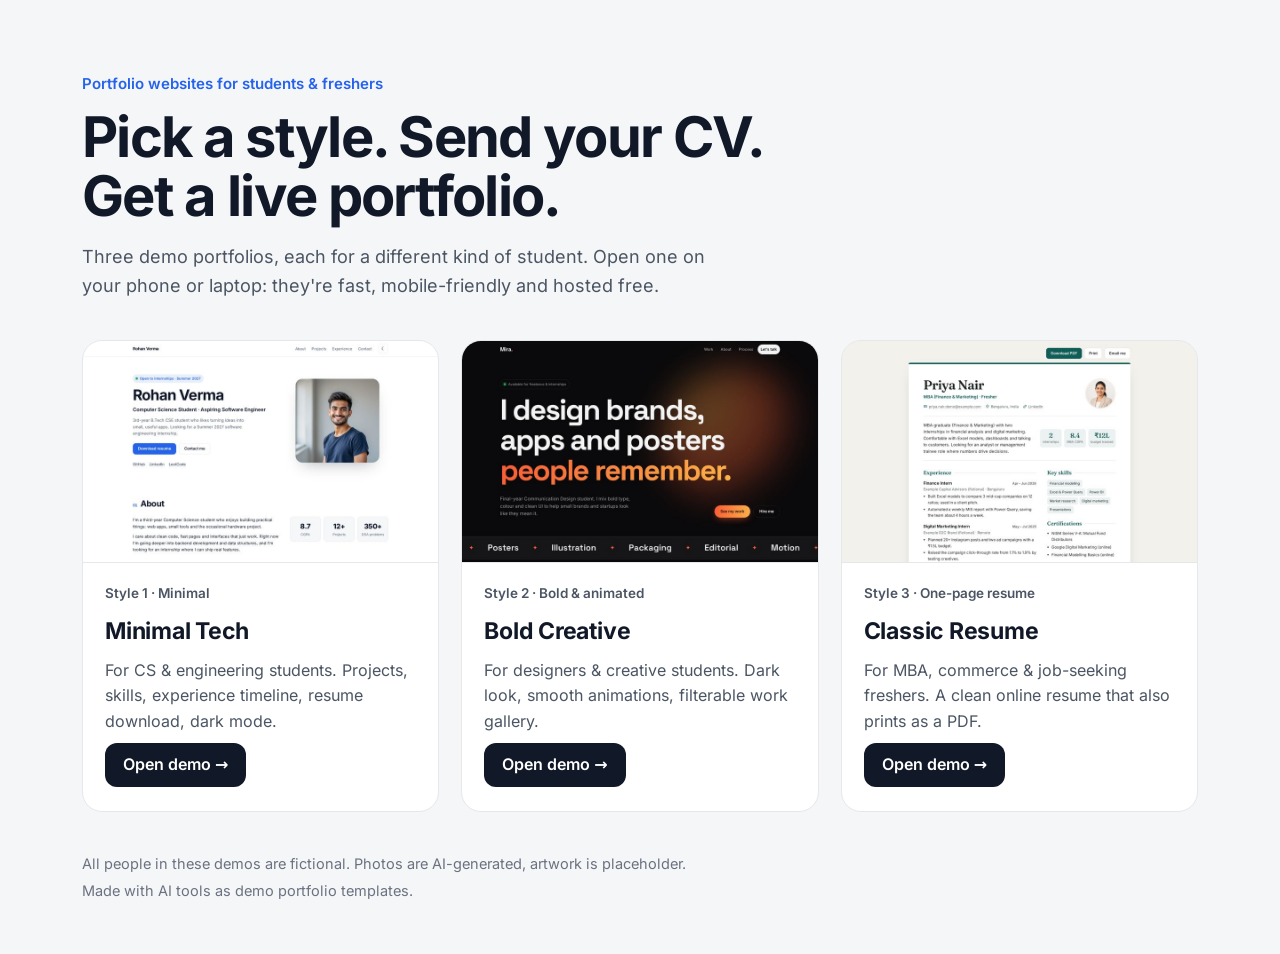
<file: index.html>
<!doctype html>
<html lang="en">
<head>
<meta charset="utf-8">
<meta name="viewport" content="width=device-width, initial-scale=1">
<title>Student Portfolio Website Demos · by Anurag</title>
<meta name="description" content="Three demo portfolio websites for students and freshers: minimal tech, bold creative and classic resume. Mobile-friendly, fast, free hosting.">
<meta property="og:title" content="Student Portfolio Website Demos">
<meta property="og:description" content="Three ready-made portfolio styles for students and freshers. Mobile-friendly, fast, free hosting.">
<meta property="og:image" content="og.png">
<meta name="theme-color" content="#111827">
<link rel="stylesheet" href="hub.css">
</head>
<body>
<header class="wrap top">
  <p class="eyebrow">Portfolio websites for students &amp; freshers</p>
  <h1>Pick a style. Send your CV.<br>Get a live portfolio.</h1>
  <p class="lead">Three demo portfolios, each for a different kind of student. Open one on your phone or laptop: they're fast, mobile-friendly and hosted free.</p>
</header>
<main class="wrap grid">
  <article class="card">
    <a href="minimal-tech/" class="shot"><img src="assets/thumb-minimal-tech.jpg" alt="Preview of the Minimal Tech portfolio demo" width="800" height="500"></a>
    <div class="body">
      <p class="tag">Style 1 · Minimal</p>
      <h2><a href="minimal-tech/">Minimal Tech</a></h2>
      <p>For CS &amp; engineering students. Projects, skills, experience timeline, resume download, dark mode.</p>
      <a class="btn" href="minimal-tech/">Open demo →</a>
    </div>
  </article>
  <article class="card">
    <a href="bold-creative/" class="shot"><img src="assets/thumb-bold-creative.jpg" alt="Preview of the Bold Creative portfolio demo" width="800" height="500"></a>
    <div class="body">
      <p class="tag">Style 2 · Bold &amp; animated</p>
      <h2><a href="bold-creative/">Bold Creative</a></h2>
      <p>For designers &amp; creative students. Dark look, smooth animations, filterable work gallery.</p>
      <a class="btn" href="bold-creative/">Open demo →</a>
    </div>
  </article>
  <article class="card">
    <a href="classic-resume/" class="shot"><img src="assets/thumb-classic-resume.jpg" alt="Preview of the Classic Resume portfolio demo" width="800" height="500"></a>
    <div class="body">
      <p class="tag">Style 3 · One-page resume</p>
      <h2><a href="classic-resume/">Classic Resume</a></h2>
      <p>For MBA, commerce &amp; job-seeking freshers. A clean online resume that also prints as a PDF.</p>
      <a class="btn" href="classic-resume/">Open demo →</a>
    </div>
  </article>
</main>
<footer class="wrap foot">
  <p>All people in these demos are fictional. Photos are AI-generated, artwork is placeholder.</p>
  <p>Made with AI tools as demo portfolio templates.</p>
</footer>
</body>
</html>
</file>
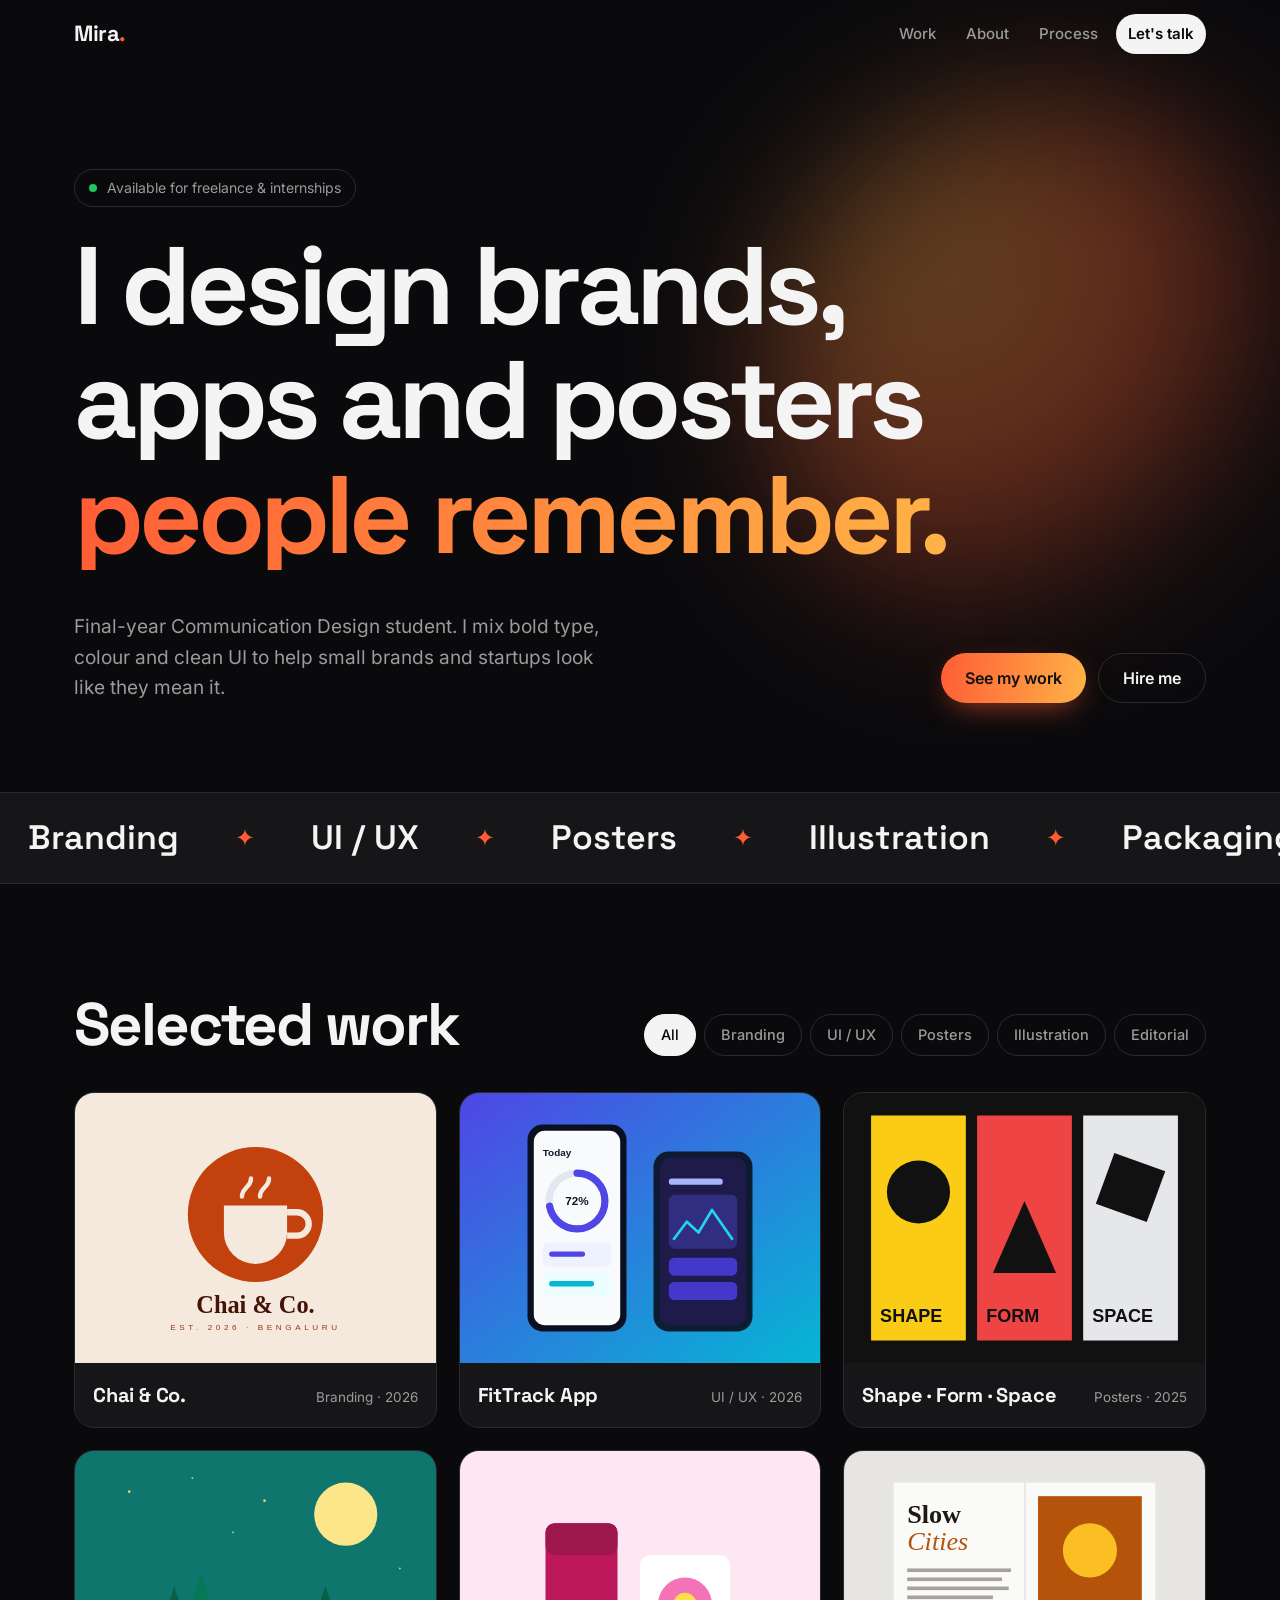
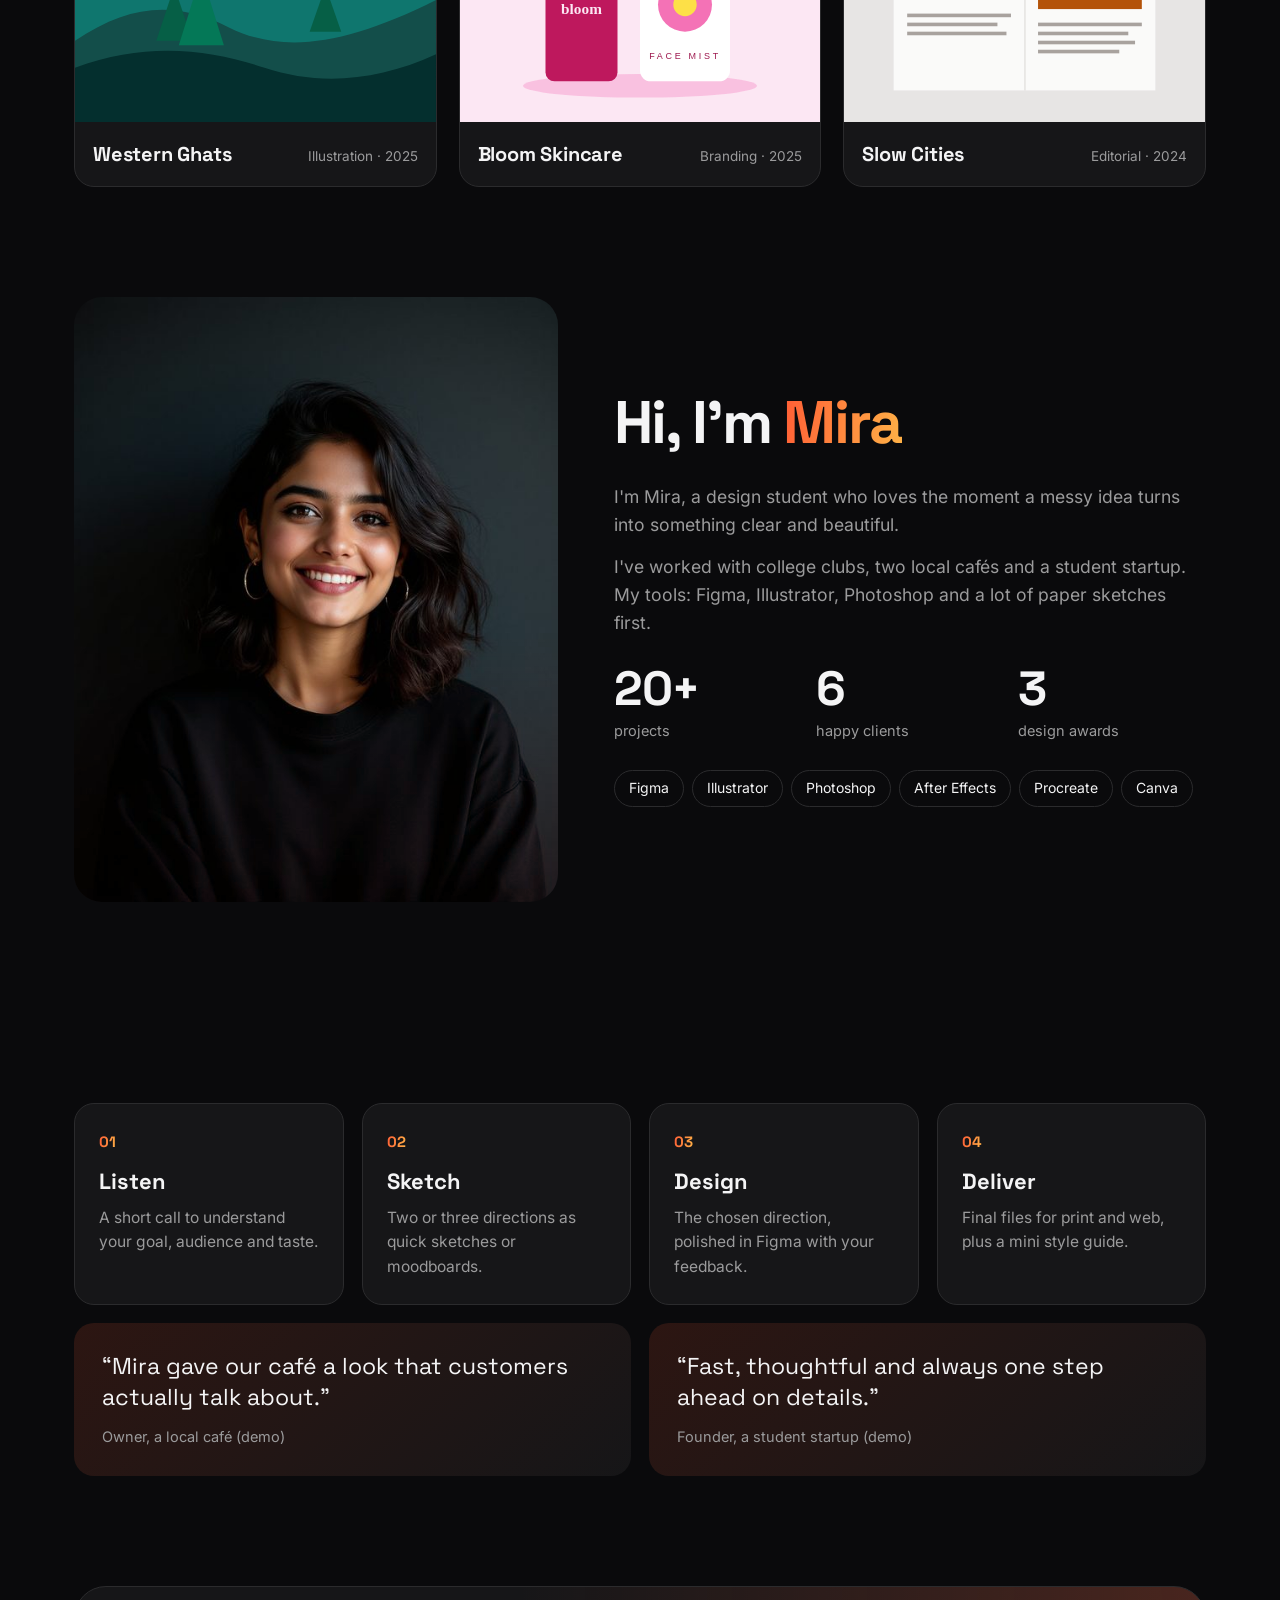
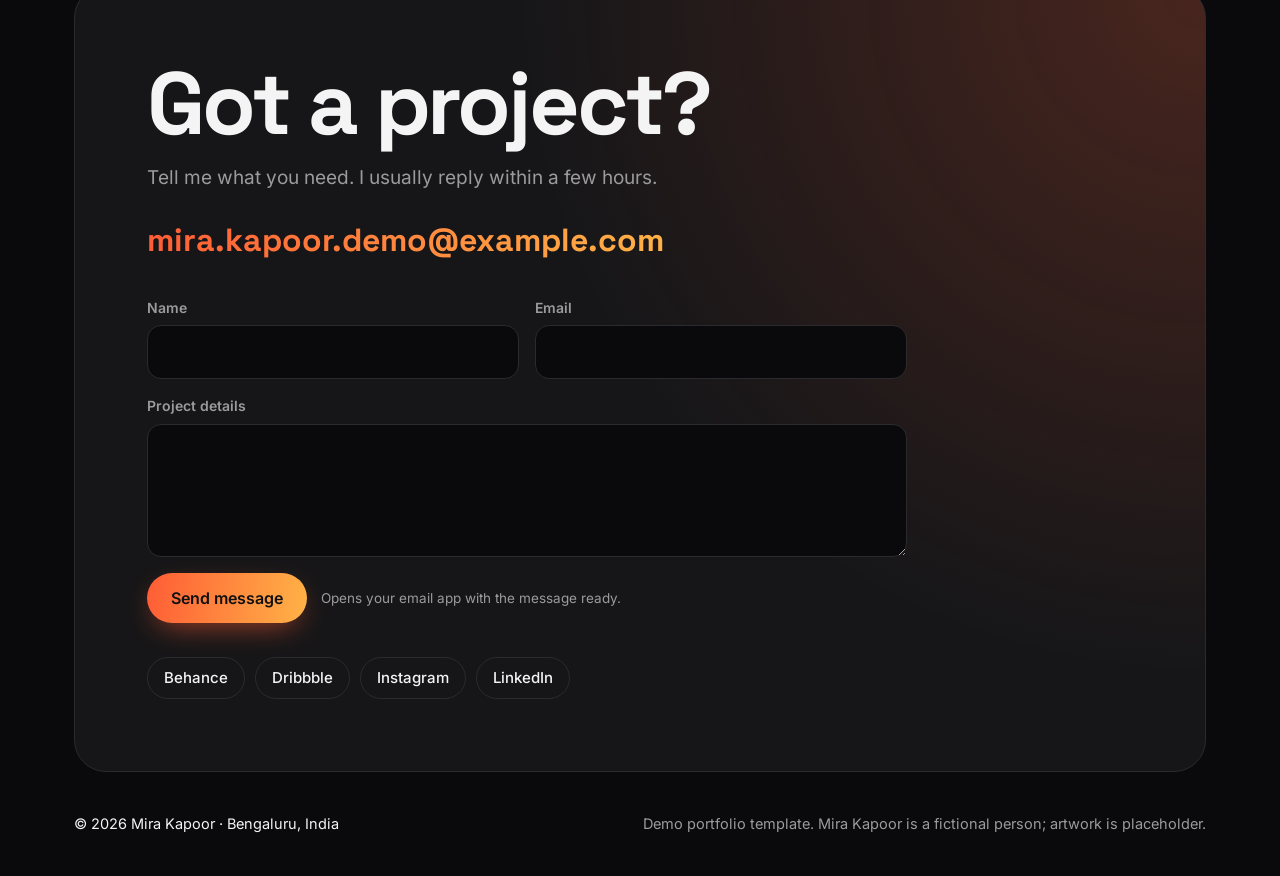
<file: bold-creative/index.html>
<!doctype html>
<html lang="en">
<head>
<meta charset="utf-8">
<meta name="viewport" content="width=device-width, initial-scale=1">
<title>Mira Kapoor · Visual &amp; UI Designer</title>
<meta name="description" content="Portfolio of Mira Kapoor, visual and UI designer: branding, apps, posters and illustration.">
<meta property="og:title" content="Mira Kapoor · Visual & UI Designer">
<meta property="og:description" content="Branding, apps, posters and illustration.">
<meta name="theme-color" content="#0a0a0c">
<link rel="preload" href="fonts/spacegrotesk.woff2" as="font" type="font/woff2" crossorigin>
<link rel="stylesheet" href="style.css">
</head>
<body>
<a class="skip" href="#main">Skip to content</a>
<header class="nav" id="top">
  <div class="wrap nav-in">
    <a class="logo" href="#top"><span id="logoName">Portfolio</span><i aria-hidden="true">.</i></a>
    <button class="menu-btn" id="menuBtn" type="button" aria-expanded="false" aria-controls="menu">Menu</button>
    <nav aria-label="Main" id="menu" class="menu">
      <a href="#work">Work</a><a href="#about">About</a><a href="#process">Process</a><a href="#contact" class="nav-cta">Let's talk</a>
    </nav>
  </div>
</header>

<main id="main">
  <section class="hero wrap" aria-labelledby="hTitle">
    <p class="avail reveal" id="avail"></p>
    <h1 id="hTitle" class="headline"></h1>
    <div class="hero-row">
      <p class="intro reveal" id="intro"></p>
      <div class="hero-cta reveal">
        <a class="btn grad" href="#work">See my work</a>
        <a class="btn ghost" href="#contact">Hire me</a>
      </div>
    </div>
    <div class="blob" aria-hidden="true"></div>
  </section>

  <div class="marquee" aria-hidden="true"><div class="track" id="marquee"></div></div>
  <p class="sr-only" id="marqueeSr"></p>

  <section class="wrap section" id="work" aria-labelledby="workH">
    <div class="sec-head reveal">
      <h2 id="workH">Selected work</h2>
      <div class="filters" id="filters" role="group" aria-label="Filter work by category"></div>
    </div>
    <div class="grid" id="grid"></div>
  </section>

  <section class="wrap section about" id="about" aria-labelledby="aboutH">
    <div class="about-photo reveal" id="photo"></div>
    <div class="about-text">
      <h2 id="aboutH" class="reveal">Hi, I'm <span class="grad-text" id="aboutName"></span></h2>
      <div id="aboutText" class="reveal"></div>
      <dl class="numbers reveal" id="numbers"></dl>
      <ul class="tools reveal" id="tools" aria-label="Tools I use"></ul>
    </div>
  </section>

  <section class="wrap section" id="process" aria-labelledby="procH">
    <h2 id="procH" class="reveal">How I work</h2>
    <ol class="steps" id="steps"></ol>
    <div class="quotes" id="quotes"></div>
  </section>

  <section class="wrap section contact" id="contact" aria-labelledby="contactH">
    <div class="contact-box reveal">
      <h2 id="contactH" class="big"></h2>
      <p id="cText" class="intro"></p>
      <a class="mail grad-text" id="cEmail"></a>
      <form class="form" id="form" novalidate>
        <div class="f"><label for="fName">Name</label><input id="fName" autocomplete="name" required></div>
        <div class="f"><label for="fMail">Email</label><input id="fMail" type="email" autocomplete="email" required></div>
        <div class="f full"><label for="fMsg">Project details</label><textarea id="fMsg" rows="4" required></textarea></div>
        <p class="form-err full" id="formErr" role="alert"></p>
        <div class="full form-row"><button class="btn grad" type="submit">Send message</button><span class="hint">Opens your email app with the message ready.</span></div>
      </form>
      <ul class="socials" id="socials" aria-label="Profiles"></ul>
    </div>
  </section>
</main>

<footer class="wrap foot">
  <p>© <span id="year"></span> <span id="footName"></span> · <span id="loc"></span></p>
  <p class="muted" id="footNote"></p>
</footer>

<dialog class="lightbox" id="lightbox" aria-labelledby="lbTitle">
  <button class="close" id="lbClose" type="button" aria-label="Close">✕</button>
  <img id="lbImg" alt="">
  <div class="lb-text"><p class="lb-cat" id="lbCat"></p><h3 id="lbTitle"></h3><p id="lbDesc"></p></div>
</dialog>
<div class="toast" id="toast" role="status" aria-live="polite"></div>
<noscript><p class="wrap">This portfolio needs JavaScript turned on to show its content.</p></noscript>
<script src="content.js"></script>
<script src="main.js"></script>
</body>
</html>
</file>
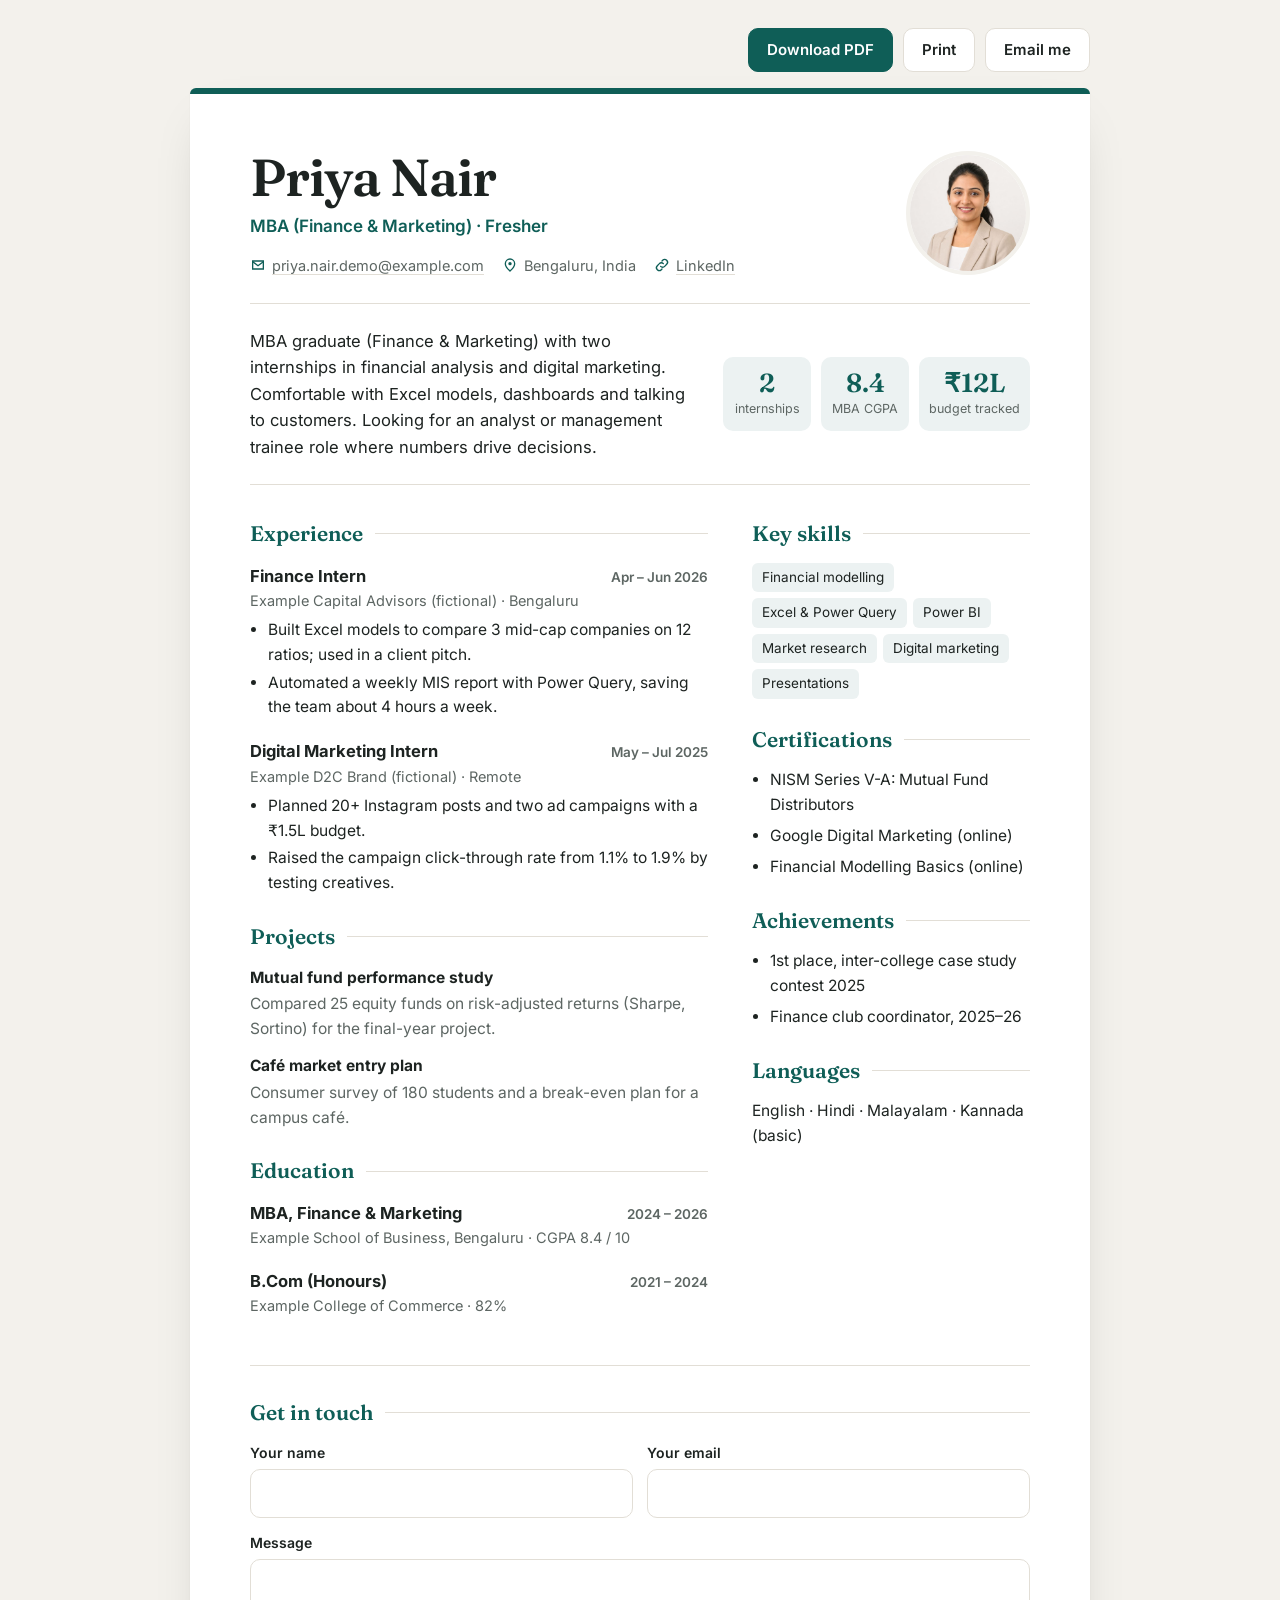
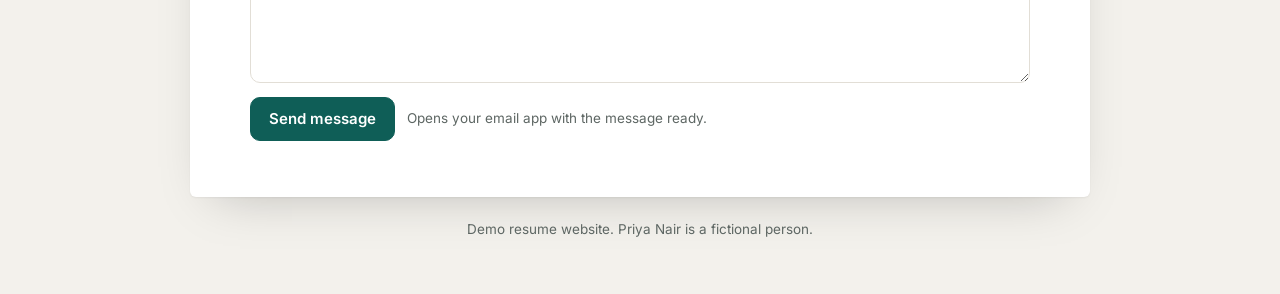
<file: classic-resume/index.html>
<!doctype html>
<html lang="en">
<head>
<meta charset="utf-8">
<meta name="viewport" content="width=device-width, initial-scale=1">
<title>Priya Nair · MBA Fresher · Resume</title>
<meta name="description" content="Online resume of Priya Nair, MBA (Finance & Marketing) fresher: experience, education, skills and contact.">
<meta property="og:title" content="Priya Nair · MBA Fresher · Resume">
<meta property="og:description" content="Experience, education, skills and contact.">
<meta name="theme-color" content="#0f5e57">
<link rel="preload" href="fonts/fraunces.woff2" as="font" type="font/woff2" crossorigin>
<link rel="stylesheet" href="style.css">
</head>
<body>
<a class="skip" href="#main">Skip to content</a>
<div class="bar no-print" role="toolbar" aria-label="Resume actions">
  <a class="btn primary" id="pdfBtn" download>Download PDF</a>
  <button class="btn" id="printBtn" type="button">Print</button>
  <a class="btn" id="mailBtn">Email me</a>
</div>

<main id="main" class="sheet">
  <header class="head">
    <div class="who">
      <h1 id="name"></h1>
      <p class="title" id="title"></p>
      <ul class="contacts" id="contacts"></ul>
    </div>
    <div class="photo" id="photo"></div>
  </header>

  <section class="summary" aria-labelledby="sumH">
    <h2 id="sumH" class="sr-only">Summary</h2>
    <p id="summary"></p>
    <dl class="highlights" id="highlights"></dl>
  </section>

  <div class="cols">
    <div class="main-col">
      <section aria-labelledby="expH"><h2 id="expH">Experience</h2><div id="exp"></div></section>
      <section aria-labelledby="projH"><h2 id="projH">Projects</h2><div id="proj"></div></section>
      <section aria-labelledby="eduH"><h2 id="eduH">Education</h2><div id="edu"></div></section>
    </div>
    <aside class="side">
      <section aria-labelledby="skH"><h2 id="skH">Key skills</h2><ul class="tags" id="skills"></ul></section>
      <section aria-labelledby="ceH"><h2 id="ceH">Certifications</h2><ul class="list" id="certs"></ul></section>
      <section aria-labelledby="acH"><h2 id="acH">Achievements</h2><ul class="list" id="ach"></ul></section>
      <section aria-labelledby="laH"><h2 id="laH">Languages</h2><p id="langs"></p></section>
    </aside>
  </div>

  <section class="contact no-print" id="contact" aria-labelledby="cH">
    <h2 id="cH">Get in touch</h2>
    <form class="form" id="form" novalidate>
      <div class="f"><label for="fName">Your name</label><input id="fName" autocomplete="name" required></div>
      <div class="f"><label for="fMail">Your email</label><input id="fMail" type="email" autocomplete="email" required></div>
      <div class="f full"><label for="fMsg">Message</label><textarea id="fMsg" rows="4" required></textarea></div>
      <p class="form-err full" id="formErr" role="alert"></p>
      <div class="full row"><button class="btn primary" type="submit">Send message</button><span class="hint">Opens your email app with the message ready.</span></div>
    </form>
  </section>
</main>
<footer class="foot no-print"><p id="footNote"></p></footer>
<div class="toast" id="toast" role="status" aria-live="polite"></div>
<noscript><p style="text-align:center">This resume needs JavaScript turned on to show its content.</p></noscript>
<script src="content.js"></script>
<script src="main.js"></script>
</body>
</html>
</file>
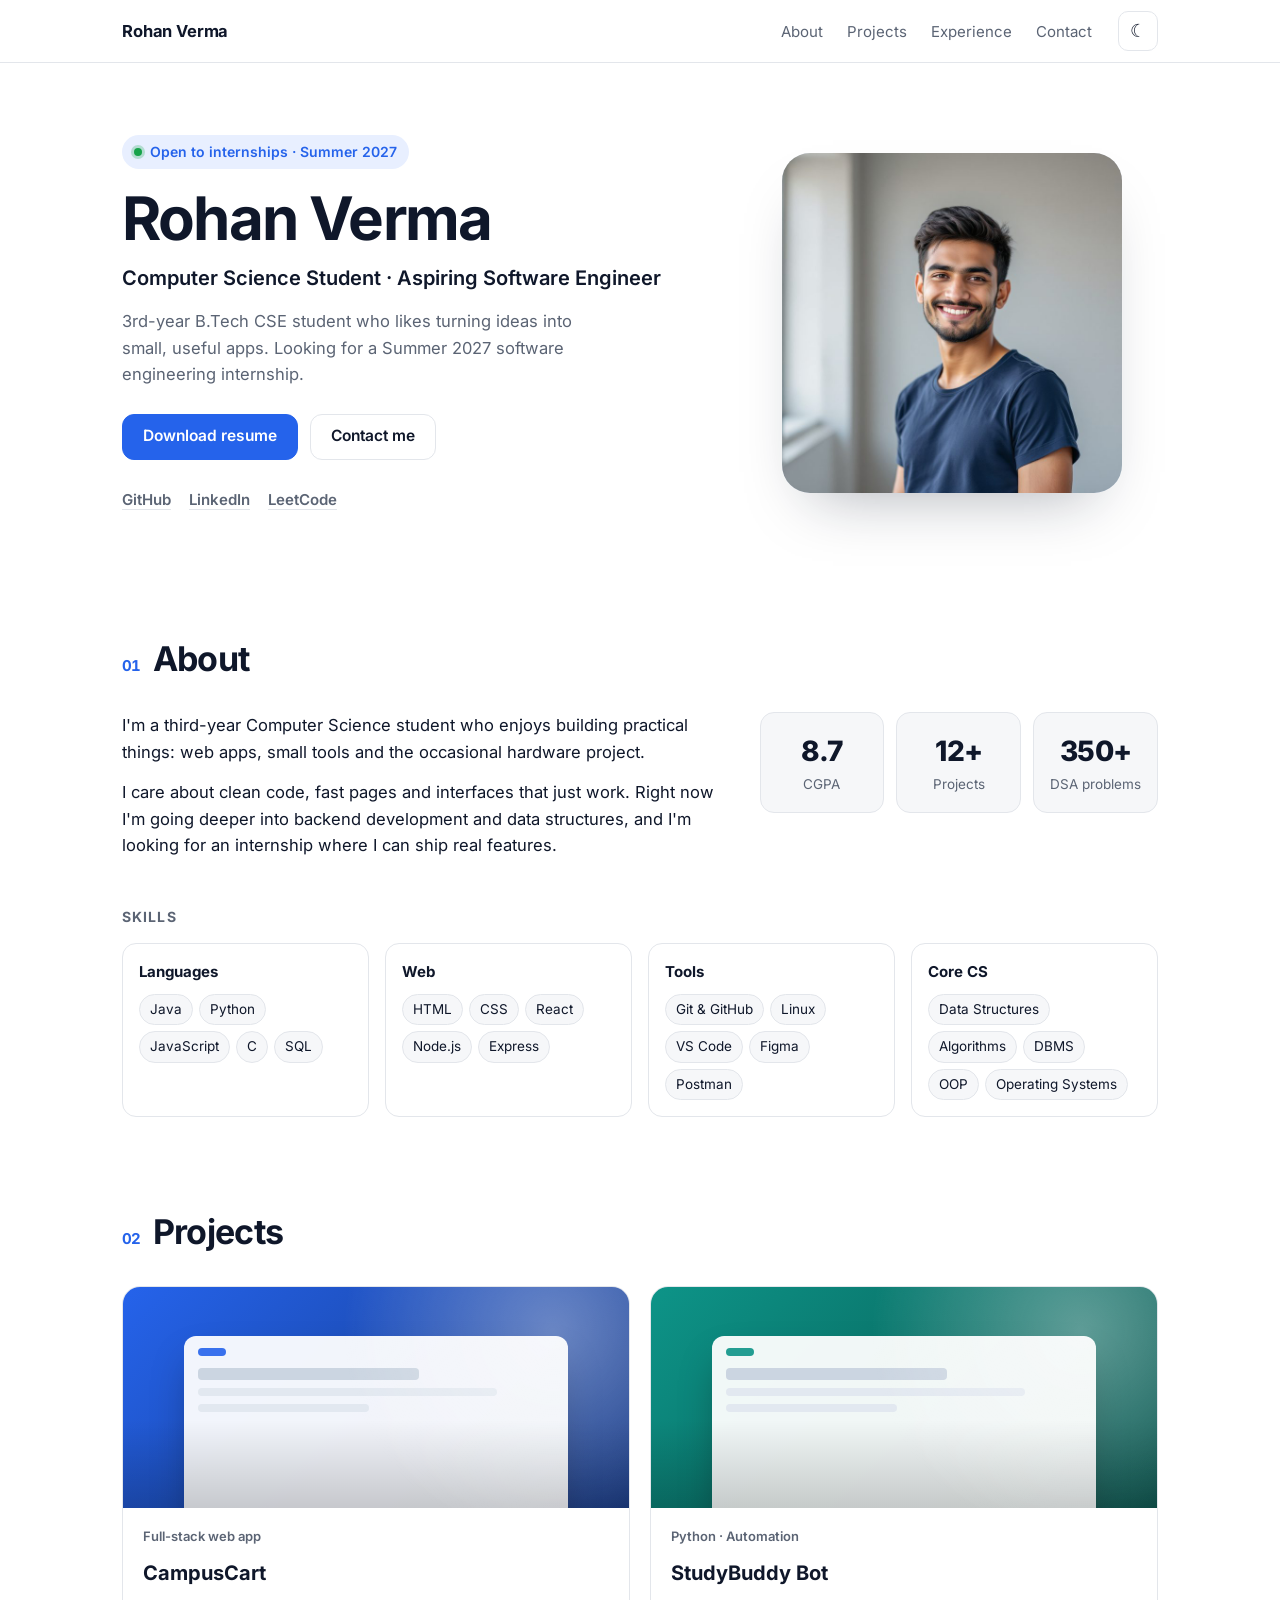
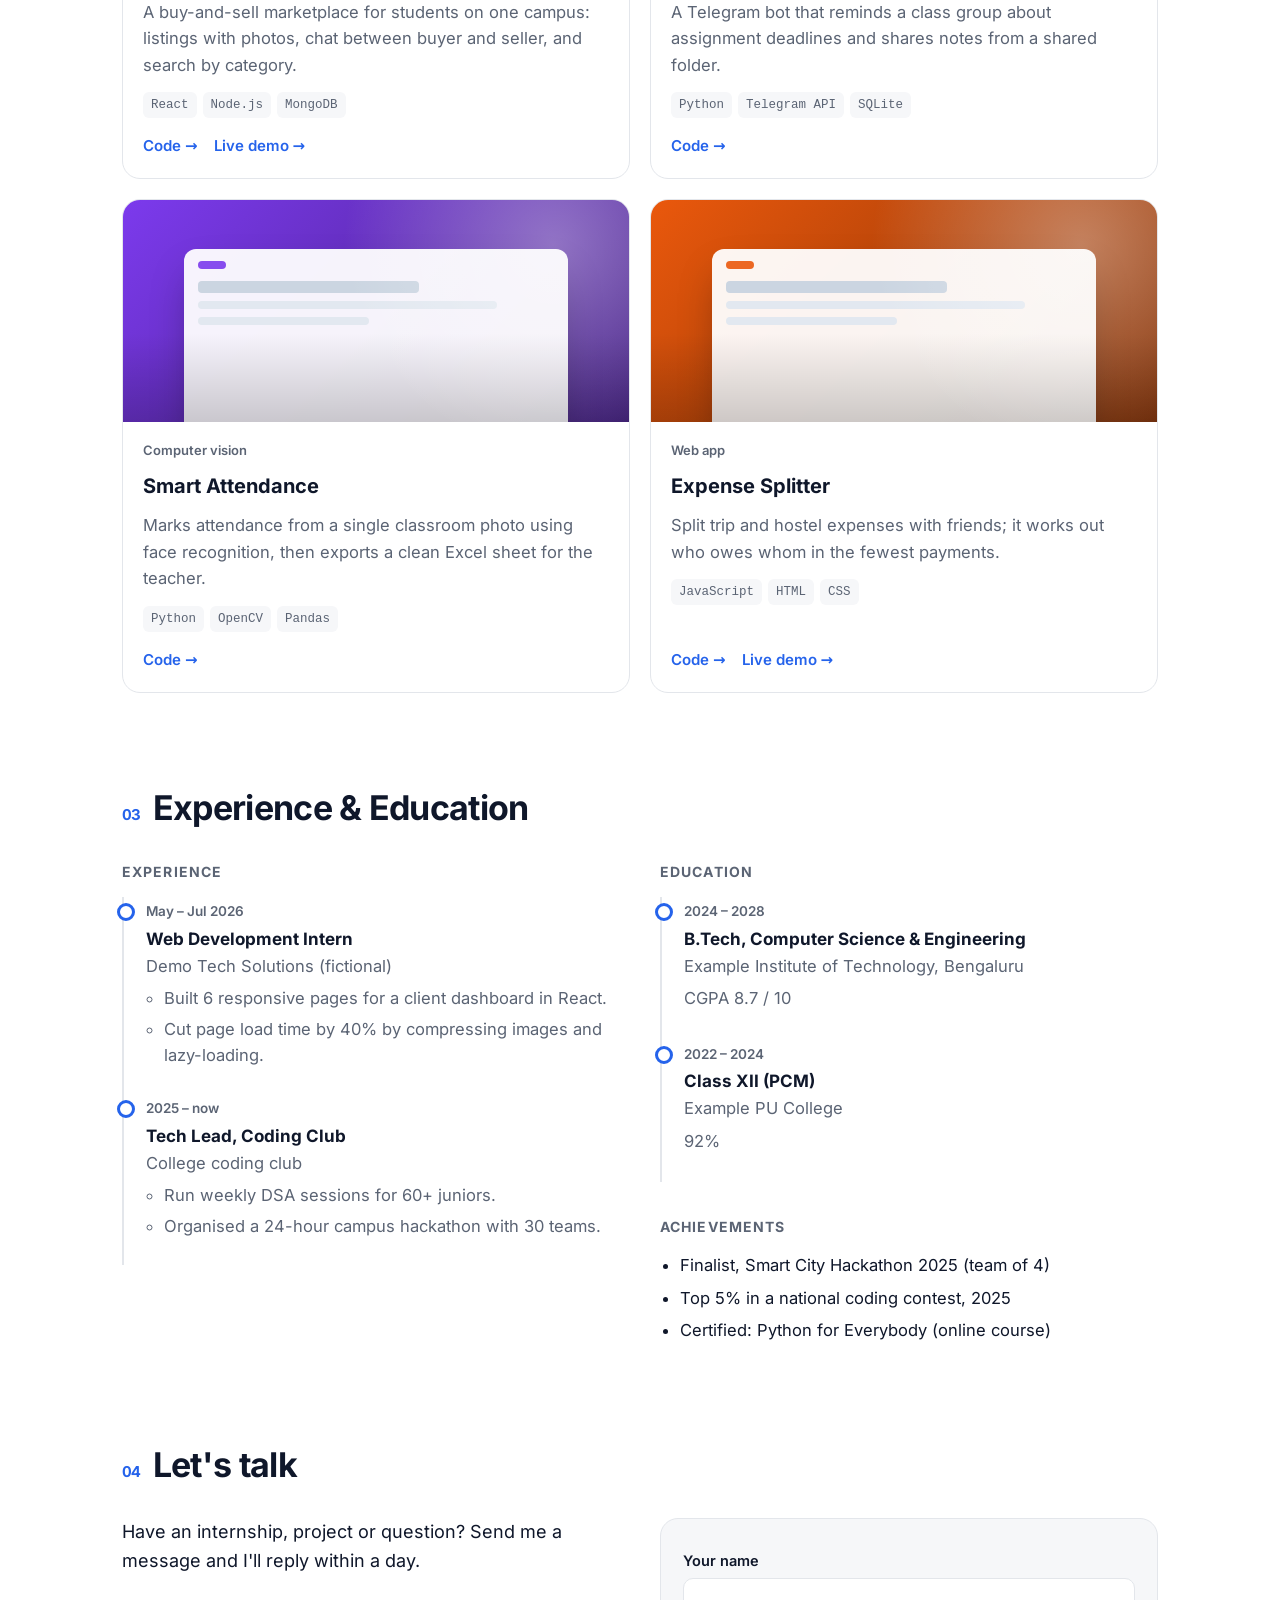
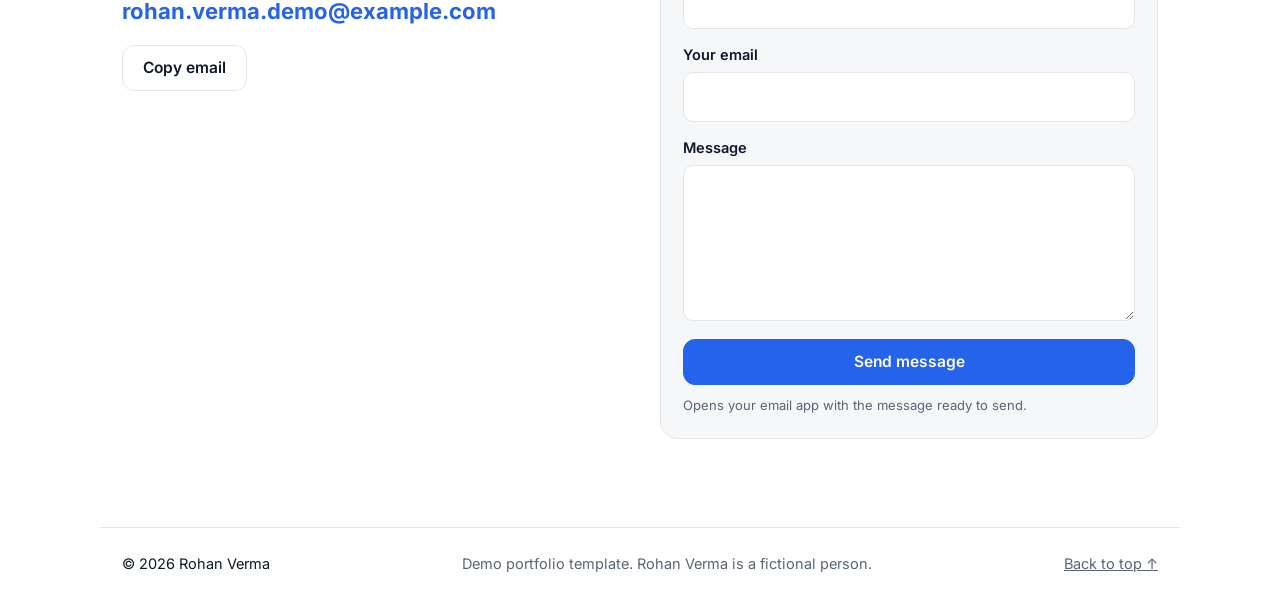
<file: minimal-tech/index.html>
<!doctype html>
<html lang="en">
<head>
<meta charset="utf-8">
<meta name="viewport" content="width=device-width, initial-scale=1">
<title>Rohan Verma · CS Student Portfolio</title>
<meta name="description" content="Portfolio of Rohan Verma, Computer Science student: projects, skills, resume and contact.">
<meta property="og:title" content="Rohan Verma · CS Student Portfolio">
<meta property="og:description" content="Projects, skills, resume and contact.">
<meta name="theme-color" content="#2563eb">
<link rel="preload" href="fonts/inter.woff2" as="font" type="font/woff2" crossorigin>
<link rel="stylesheet" href="style.css">
<script>try{var t=localStorage.getItem('theme');if(t)document.documentElement.dataset.theme=t;}catch(e){}</script>
</head>
<body>
<a class="skip" href="#main">Skip to content</a>
<header class="nav" id="top">
  <div class="wrap nav-in">
    <a class="brand" href="#top" data-bind="name">Portfolio</a>
    <nav aria-label="Main">
      <ul class="links">
        <li><a href="#about">About</a></li>
        <li><a href="#projects">Projects</a></li>
        <li><a href="#experience">Experience</a></li>
        <li><a href="#contact">Contact</a></li>
      </ul>
    </nav>
    <button class="icon-btn" id="themeBtn" type="button" aria-label="Switch dark / light mode"><span aria-hidden="true"></span></button>
  </div>
</header>

<main id="main">
  <section class="hero wrap" aria-labelledby="hName">
    <div class="hero-text">
      <p class="pill" id="openToWork"></p>
      <h1 id="hName"></h1>
      <p class="role" id="hRole"></p>
      <p class="intro" id="hIntro"></p>
      <div class="cta">
        <a class="btn primary" id="resumeBtn" download>Download resume</a>
        <a class="btn" href="#contact">Contact me</a>
      </div>
      <ul class="socials" id="socials" aria-label="Profiles"></ul>
    </div>
    <div class="hero-photo" id="photo"></div>
  </section>

  <section class="wrap section" id="about" aria-labelledby="aboutH">
    <h2 id="aboutH"><span class="num">01</span> About</h2>
    <div class="about-grid">
      <div id="aboutText"></div>
      <dl class="stats" id="stats"></dl>
    </div>
    <h3 class="sub">Skills</h3>
    <div class="skills" id="skills"></div>
  </section>

  <section class="wrap section" id="projects" aria-labelledby="projH">
    <h2 id="projH"><span class="num">02</span> Projects</h2>
    <div class="projects" id="projectList"></div>
  </section>

  <section class="wrap section" id="experience" aria-labelledby="expH">
    <h2 id="expH"><span class="num">03</span> Experience &amp; Education</h2>
    <div class="two">
      <div><h3 class="sub">Experience</h3><ol class="timeline" id="exp"></ol></div>
      <div><h3 class="sub">Education</h3><ol class="timeline" id="edu"></ol>
        <h3 class="sub">Achievements</h3><ul class="ach" id="ach"></ul></div>
    </div>
  </section>

  <section class="wrap section contact" id="contact" aria-labelledby="contactH">
    <h2 id="contactH"><span class="num">04</span> <span id="cHeading">Contact</span></h2>
    <div class="two">
      <div>
        <p class="lead" id="cText"></p>
        <p><a class="email" id="cEmail"></a></p>
        <button class="btn" type="button" id="copyBtn">Copy email</button>
      </div>
      <form class="form" id="form" novalidate>
        <label for="fName">Your name</label>
        <input id="fName" name="name" autocomplete="name" required>
        <label for="fMail">Your email</label>
        <input id="fMail" name="email" type="email" autocomplete="email" required>
        <label for="fMsg">Message</label>
        <textarea id="fMsg" name="message" rows="5" required></textarea>
        <p class="form-err" id="formErr" role="alert"></p>
        <button class="btn primary" type="submit">Send message</button>
        <p class="hint">Opens your email app with the message ready to send.</p>
      </form>
    </div>
  </section>
</main>

<footer class="wrap foot">
  <p>© <span id="year"></span> <span data-bind="name"></span></p>
  <p class="muted" id="footNote"></p>
  <a href="#top" class="muted">Back to top ↑</a>
</footer>
<div class="toast" id="toast" role="status" aria-live="polite"></div>
<noscript><p class="wrap">This portfolio needs JavaScript turned on to show its content.</p></noscript>
<script src="content.js"></script>
<script src="main.js"></script>
</body>
</html>
</file>
<file: hub.css>
@font-face{font-family:"Inter";src:url(fonts/inter.woff2) format("woff2");font-weight:100 900;font-display:swap}
*{box-sizing:border-box}
body{margin:0;font-family:Inter,system-ui,-apple-system,"Segoe UI",Roboto,sans-serif;background:#f5f6f8;color:#111827;line-height:1.6;-webkit-text-size-adjust:100%}
a{color:inherit}
:focus-visible{outline:3px solid #2563eb;outline-offset:3px;border-radius:6px}
.wrap{max-width:1160px;margin:0 auto;padding:0 22px}
.top{padding-top:72px;padding-bottom:40px}
.eyebrow{margin:0 0 12px;font-weight:600;color:#2563eb;font-size:15px}
h1{font-size:clamp(32px,5.4vw,56px);line-height:1.06;letter-spacing:-.03em;margin:0 0 16px}
.lead{max-width:60ch;color:#4b5563;font-size:18px;margin:0}
.grid{display:grid;grid-template-columns:repeat(3,1fr);gap:22px}
.card{background:#fff;border:1px solid #e5e7eb;border-radius:20px;overflow:hidden;display:flex;flex-direction:column;transition:transform .2s,box-shadow .2s}
.card:hover{transform:translateY(-4px);box-shadow:0 20px 44px -26px rgba(17,24,39,.4)}
.shot{display:block;aspect-ratio:16/10;overflow:hidden;background:#e5e7eb;border-bottom:1px solid #e5e7eb}
.shot img{width:100%;height:100%;object-fit:cover;object-position:top;display:block}
.body{padding:20px 22px 24px;display:flex;flex-direction:column;gap:8px;flex:1}
.tag{margin:0;font-size:13.5px;font-weight:600;color:#6b7280}
h2{margin:0;font-size:23px;letter-spacing:-.01em}
h2 a{text-decoration:none}
.body p{margin:0;color:#4b5563}
.btn{margin-top:auto;align-self:flex-start;display:inline-flex;align-items:center;min-height:44px;padding:0 18px;border-radius:12px;background:#111827;color:#fff;text-decoration:none;font-weight:600}
.btn:hover{background:#2563eb}
.foot{padding-top:40px;padding-bottom:48px;color:#6b7280;font-size:14.5px}
.foot p{margin:0 0 4px}
@media (max-width:900px){.grid{grid-template-columns:1fr 1fr}}
@media (max-width:620px){.grid{grid-template-columns:1fr}.top{padding-top:44px}}
</file>
<file: bold-creative/style.css>
/* Colours come from content.js (colors). Fine-tune the rest here. */
@font-face{font-family:"Space Grotesk";src:url(fonts/spacegrotesk.woff2) format("woff2");font-weight:300 700;font-display:swap}
@font-face{font-family:"Inter";src:url(fonts/inter.woff2) format("woff2");font-weight:100 900;font-display:swap}
:root{
  --bg:#0a0a0c; --text:#f4f4f5; --a1:#ff5c35; --a2:#ffb347;
  --muted:color-mix(in srgb,var(--text) 62%,var(--bg)); --line:color-mix(in srgb,var(--text) 14%,var(--bg)); --card:color-mix(in srgb,var(--text) 5%,var(--bg));
  --grad:linear-gradient(100deg,var(--a1),var(--a2));
  --display:"Space Grotesk",system-ui,sans-serif; --maxw:1180px;
  color-scheme:dark;
}
*{box-sizing:border-box}
html{scroll-behavior:smooth;-webkit-text-size-adjust:100%}
body{margin:0;background:var(--bg);color:var(--text);font-family:Inter,system-ui,-apple-system,"Segoe UI",Roboto,sans-serif;font-size:16.5px;line-height:1.6;overflow-x:hidden}
img{max-width:100%;display:block}
a{color:inherit}
:focus-visible{outline:3px solid var(--a2);outline-offset:3px;border-radius:6px}
.wrap{max-width:var(--maxw);margin:0 auto;padding:0 24px}
.sr-only{position:absolute;width:1px;height:1px;overflow:hidden;clip:rect(0 0 0 0);white-space:nowrap}
.skip{position:absolute;left:-999px;top:8px;background:var(--a1);color:#fff;padding:8px 12px;border-radius:8px;z-index:50}
.skip:focus{left:8px}
.muted{color:var(--muted)}
.grad-text{background:var(--grad);-webkit-background-clip:text;background-clip:text;color:transparent}

.nav{position:fixed;inset:0 0 auto;z-index:20;transition:background .3s,border-color .3s;border-bottom:1px solid transparent}
.nav.scrolled{background:color-mix(in srgb,var(--bg) 82%,transparent);backdrop-filter:blur(12px);border-color:var(--line)}
.nav-in{display:flex;align-items:center;height:68px;gap:20px}
.logo{font-family:var(--display);font-weight:700;font-size:22px;text-decoration:none;margin-right:auto;letter-spacing:-.02em}
.logo i{font-style:normal;color:var(--a1)}
.menu{display:flex;align-items:center;gap:6px}
.menu a{text-decoration:none;color:var(--muted);padding:8px 12px;border-radius:999px;font-size:15px;font-weight:500}
.menu a:hover{color:var(--text)}
.menu .nav-cta{color:var(--bg);background:var(--text);font-weight:600}
.menu .nav-cta:hover{color:var(--bg);background:var(--a2)}
.menu-btn{display:none;background:none;border:1px solid var(--line);color:var(--text);border-radius:999px;padding:8px 16px;font:inherit;font-weight:600;cursor:pointer}

.hero{position:relative;padding-top:150px;padding-bottom:70px;min-height:88vh;display:flex;flex-direction:column;justify-content:center}
.avail{display:inline-flex;align-self:flex-start;align-items:center;gap:10px;margin:0 0 26px;padding:7px 14px;border:1px solid var(--line);border-radius:999px;font-size:14px;color:var(--muted)}
.avail::before{content:"";width:8px;height:8px;border-radius:50%;background:#22c55e;box-shadow:0 0 0 0 #22c55e88;animation:ping 2s infinite}
@keyframes ping{70%{box-shadow:0 0 0 9px #22c55e00}100%{box-shadow:0 0 0 0 #22c55e00}}
.headline{font-family:var(--display);font-size:clamp(44px,8.6vw,118px);line-height:.98;letter-spacing:-.045em;margin:0 0 36px;font-weight:700}
.headline .line{display:block;overflow:hidden;padding-bottom:.06em}
.headline .line span{display:inline-block;transform:translateY(105%);transition:transform .9s cubic-bezier(.2,.8,.2,1)}
.headline .line:nth-child(2) span{transition-delay:.12s}
.headline .line:nth-child(3) span{transition-delay:.24s}
.headline .line:last-child span{background:var(--grad);-webkit-background-clip:text;background-clip:text;color:transparent}
.loaded .headline .line span{transform:none}
.hero-row{display:flex;flex-wrap:wrap;align-items:flex-end;justify-content:space-between;gap:28px}
.intro{max-width:46ch;color:var(--muted);font-size:clamp(16.5px,1.6vw,19px);margin:0}
.hero-cta{display:flex;gap:12px;flex-wrap:wrap}
.btn{display:inline-flex;align-items:center;justify-content:center;min-height:50px;padding:0 24px;border-radius:999px;font:inherit;font-weight:600;font-size:16px;text-decoration:none;cursor:pointer;border:0;transition:transform .2s,box-shadow .2s}
.btn:hover{transform:translateY(-2px)}
.btn.grad{background:var(--grad);color:#111;box-shadow:0 10px 30px -10px color-mix(in srgb,var(--a1) 70%,transparent)}
.btn.ghost{border:1px solid var(--line);color:var(--text);background:transparent}
.blob{position:absolute;z-index:-1;right:-8%;top:12%;width:min(560px,70vw);aspect-ratio:1;border-radius:50%;background:radial-gradient(circle at 30% 30%,var(--a2),var(--a1) 45%,transparent 70%);filter:blur(70px);opacity:.35;animation:float 12s ease-in-out infinite alternate}
@keyframes float{to{transform:translate(-40px,40px) scale(1.08)}}

.marquee{border-block:1px solid var(--line);overflow:hidden;padding:18px 0;background:var(--card)}
.track{display:flex;width:max-content;animation:scroll 28s linear infinite}
.track span{font-family:var(--display);font-size:clamp(22px,3vw,34px);font-weight:600;padding:0 28px;white-space:nowrap;display:flex;align-items:center;gap:56px}
.track span::after{content:"✦";color:var(--a1);font-size:.7em}
@keyframes scroll{to{transform:translateX(-50%)}}

.section{padding-top:110px;scroll-margin-top:70px}
h2{font-family:var(--display);font-size:clamp(34px,5vw,60px);letter-spacing:-.035em;line-height:1.02;margin:0 0 30px}
.sec-head{display:flex;flex-wrap:wrap;align-items:flex-end;justify-content:space-between;gap:16px 24px;margin-bottom:36px}
.sec-head h2{margin:0}
.filters{display:flex;flex-wrap:wrap;gap:8px}
.filters button{font:inherit;font-size:14.5px;font-weight:500;color:var(--muted);background:transparent;border:1px solid var(--line);border-radius:999px;padding:8px 16px;cursor:pointer;min-height:40px}
.filters button[aria-pressed="true"]{background:var(--text);color:var(--bg);border-color:var(--text)}
.grid{display:grid;grid-template-columns:repeat(3,1fr);gap:22px}
.item{all:unset;box-sizing:border-box;cursor:pointer;display:block;border-radius:20px;overflow:hidden;background:var(--card);border:1px solid var(--line);transition:transform .35s cubic-bezier(.2,.8,.2,1),border-color .3s}
.item:hover{transform:translateY(-6px);border-color:color-mix(in srgb,var(--a1) 60%,var(--line))}
.item:focus-visible{outline:3px solid var(--a2);outline-offset:3px}
.item .img{aspect-ratio:4/3;overflow:hidden}
.item img{width:100%;height:100%;object-fit:cover;transition:transform .6s cubic-bezier(.2,.8,.2,1)}
.item:hover img{transform:scale(1.06)}
.item .meta{display:flex;justify-content:space-between;align-items:baseline;gap:10px;padding:16px 18px}
.item h3{font-family:var(--display);font-size:20px;margin:0;letter-spacing:-.01em}
.item small{color:var(--muted);font-size:13.5px;white-space:nowrap}
.item[hidden]{display:none}

.about{display:grid;grid-template-columns:.9fr 1.1fr;gap:56px;align-items:center}
.about-photo{border-radius:28px;overflow:hidden;aspect-ratio:4/5;background:var(--card);position:relative}
.about-photo::after{content:"";position:absolute;inset:0;background:linear-gradient(transparent 55%,color-mix(in srgb,var(--a1) 30%,transparent));mix-blend-mode:soft-light}
.about-photo img{width:100%;height:100%;object-fit:cover}
.about-text p{color:var(--muted);font-size:17.5px;margin:0 0 14px}
.numbers{display:grid;grid-template-columns:repeat(3,1fr);gap:14px;margin:28px 0}
.numbers dt{font-family:var(--display);font-size:clamp(34px,4vw,48px);font-weight:700;letter-spacing:-.03em;line-height:1}
.numbers dd{margin:6px 0 0;color:var(--muted);font-size:14.5px}
.tools{list-style:none;padding:0;margin:0;display:flex;flex-wrap:wrap;gap:8px}
.tools li{border:1px solid var(--line);border-radius:999px;padding:6px 14px;font-size:14px}

.steps{list-style:none;padding:0;margin:0;display:grid;grid-template-columns:repeat(4,1fr);gap:18px;counter-reset:s}
.steps li{counter-increment:s;border:1px solid var(--line);border-radius:20px;padding:24px;background:var(--card)}
.steps li::before{content:"0" counter(s);font-family:var(--display);font-weight:700;font-size:15px;background:var(--grad);-webkit-background-clip:text;background-clip:text;color:transparent}
.steps h3{font-family:var(--display);font-size:22px;margin:10px 0 6px}
.steps p{margin:0;color:var(--muted);font-size:15.5px}
.quotes{display:grid;grid-template-columns:1fr 1fr;gap:18px;margin-top:18px}
.quotes figure{margin:0;padding:28px;border-radius:20px;background:linear-gradient(140deg,color-mix(in srgb,var(--a1) 14%,var(--bg)),var(--card))}
.quotes blockquote{margin:0 0 12px;font-family:var(--display);font-size:clamp(19px,2vw,23px);line-height:1.35}
.quotes figcaption{color:var(--muted);font-size:14.5px}

.contact-box{border:1px solid var(--line);border-radius:32px;padding:clamp(28px,6vw,72px);background:radial-gradient(circle at 100% 0,color-mix(in srgb,var(--a1) 22%,transparent),transparent 50%),var(--card)}
.big{font-size:clamp(40px,7vw,88px);margin-bottom:14px}
.mail{display:inline-block;font-family:var(--display);font-size:clamp(20px,3vw,32px);font-weight:700;text-decoration:none;margin:22px 0 30px;word-break:break-all}
.form{display:grid;grid-template-columns:1fr 1fr;gap:16px;max-width:760px}
.form .full{grid-column:1/-1}
.f{display:grid;gap:6px}
.f label{font-size:14px;font-weight:600;color:var(--muted)}
.f input,.f textarea{font:inherit;color:var(--text);background:var(--bg);border:1px solid var(--line);border-radius:14px;padding:13px 14px}
.f input:focus,.f textarea:focus{outline:2px solid var(--a1);outline-offset:1px}
.form-row{display:flex;flex-wrap:wrap;gap:14px;align-items:center}
.hint{color:var(--muted);font-size:13.5px}
.form-err{color:#fca5a5;margin:0;font-size:14.5px}
.form-err:empty{display:none}
.socials{display:flex;flex-wrap:wrap;gap:10px;list-style:none;padding:0;margin:34px 0 0}
.socials a{display:inline-flex;min-height:42px;align-items:center;padding:0 16px;border:1px solid var(--line);border-radius:999px;text-decoration:none;font-weight:500;font-size:15px}
.socials a:hover{border-color:var(--a1);color:var(--a2)}

.foot{display:flex;flex-wrap:wrap;justify-content:space-between;gap:8px 20px;padding-top:40px;padding-bottom:40px;font-size:14.5px}
.foot p{margin:0}

.lightbox{border:0;padding:0;max-width:min(920px,94vw);width:100%;border-radius:24px;background:var(--bg);color:var(--text);overflow:hidden}
.lightbox::backdrop{background:rgba(0,0,0,.75);backdrop-filter:blur(4px)}
.lightbox img{width:100%;max-height:62vh;object-fit:cover}
.lb-text{padding:20px 26px 26px}
.lb-text h3{font-family:var(--display);font-size:28px;margin:0 0 6px}
.lb-text p{margin:0;color:var(--muted)}
.lb-cat{font-size:14px;color:var(--a2)!important;font-weight:600;margin-bottom:4px!important}
.close{position:absolute;right:12px;top:12px;width:44px;height:44px;border-radius:50%;border:0;background:rgba(0,0,0,.6);color:#fff;font-size:18px;cursor:pointer}

.toast{position:fixed;left:50%;bottom:24px;transform:translate(-50%,30px);opacity:0;background:var(--text);color:var(--bg);padding:11px 18px;border-radius:999px;font-size:14.5px;transition:.25s;pointer-events:none;z-index:60;max-width:90vw;text-align:center}
.toast.show{opacity:1;transform:translate(-50%,0)}

/* scroll reveal (turned on by main.js only when animations are allowed) */
.anim .reveal{opacity:0;transform:translateY(28px);transition:opacity .8s ease,transform .8s cubic-bezier(.2,.8,.2,1)}
.anim .reveal.in{opacity:1;transform:none}
.no-anim *,.no-anim *::before,.no-anim *::after{animation:none!important;transition:none!important}
.no-anim .headline .line span{transform:none}
@media (prefers-reduced-motion:reduce){html{scroll-behavior:auto}}

@media (max-width:980px){.grid{grid-template-columns:repeat(2,1fr)}.steps{grid-template-columns:repeat(2,1fr)}}
@media (max-width:760px){
  .menu-btn{display:inline-flex}
  .menu{display:none;position:absolute;top:68px;left:12px;right:12px;flex-direction:column;align-items:stretch;background:var(--bg);border:1px solid var(--line);border-radius:20px;padding:10px}
  .menu.open{display:flex}
  .menu a{padding:14px 16px;font-size:17px}
  .hero{padding-top:118px;min-height:auto}
  .about{grid-template-columns:1fr;gap:30px}
  .about-photo{max-width:340px}
  .quotes,.form{grid-template-columns:1fr}
  .section{padding-top:80px}
  .hero-cta .btn{flex:1 1 auto}
}
@media (max-width:560px){.grid,.steps{grid-template-columns:1fr}.numbers dt{font-size:32px}}
</file>
<file: classic-resume/style.css>
/* Colours come from content.js (colors). Fine-tune the rest here. */
@font-face{font-family:"Fraunces";src:url(fonts/fraunces.woff2) format("woff2");font-weight:100 900;font-display:swap}
@font-face{font-family:"Inter";src:url(fonts/inter.woff2) format("woff2");font-weight:100 900;font-display:swap}
:root{--accent:#0f5e57;--page:#f3f1ec;--ink:#1d2321;--muted:#5d6663;--line:#e2ded6;--paper:#fff;--serif:"Fraunces",Georgia,serif}
*{box-sizing:border-box}
html{-webkit-text-size-adjust:100%}
body{margin:0;background:var(--page);color:var(--ink);font-family:Inter,system-ui,-apple-system,"Segoe UI",Roboto,sans-serif;font-size:15.5px;line-height:1.6;padding:28px 16px 40px}
a{color:var(--accent)}
:focus-visible{outline:3px solid var(--accent);outline-offset:3px;border-radius:4px}
.sr-only{position:absolute;width:1px;height:1px;overflow:hidden;clip:rect(0 0 0 0);white-space:nowrap}
.skip{position:absolute;left:-999px;top:8px;background:var(--accent);color:#fff;padding:8px 12px;border-radius:8px;z-index:20}
.skip:focus{left:8px}

.bar{max-width:900px;margin:0 auto 16px;display:flex;flex-wrap:wrap;gap:10px;justify-content:flex-end}
.btn{display:inline-flex;align-items:center;justify-content:center;min-height:44px;padding:0 18px;border-radius:10px;border:1px solid var(--line);background:var(--paper);color:var(--ink);font:inherit;font-weight:600;font-size:15px;text-decoration:none;cursor:pointer}
.btn:hover{border-color:var(--accent)}
.btn.primary{background:var(--accent);border-color:var(--accent);color:#fff}

.sheet{max-width:900px;margin:0 auto;background:var(--paper);border-radius:6px;box-shadow:0 1px 2px rgba(0,0,0,.05),0 20px 50px -25px rgba(0,0,0,.25);padding:56px 60px;border-top:6px solid var(--accent)}
.head{display:flex;justify-content:space-between;align-items:center;gap:28px;padding-bottom:26px;border-bottom:1px solid var(--line)}
h1{font-family:var(--serif);font-weight:600;font-size:clamp(36px,5.4vw,52px);line-height:1.05;letter-spacing:-.02em;margin:0}
.title{font-size:17px;font-weight:600;color:var(--accent);margin:8px 0 14px}
.contacts{list-style:none;margin:0;padding:0;display:flex;flex-wrap:wrap;gap:6px 18px;font-size:14.5px;color:var(--muted)}
.contacts li{display:flex;align-items:center;gap:6px}
.contacts svg{width:16px;height:16px;flex:none;color:var(--accent)}
.contacts a{color:var(--muted);text-decoration-color:var(--line);text-underline-offset:3px}
.contacts a:hover{color:var(--accent)}
.photo{width:124px;height:124px;border-radius:50%;overflow:hidden;flex:none;border:4px solid var(--page)}
.photo img{width:100%;height:100%;object-fit:cover}

.summary{display:grid;grid-template-columns:1fr auto;gap:30px;align-items:center;padding:24px 0;border-bottom:1px solid var(--line)}
.summary p{margin:0;font-size:16.5px}
.highlights{display:flex;gap:10px;margin:0}
.highlights div{min-width:88px;text-align:center;padding:12px 10px;border-radius:10px;background:color-mix(in srgb,var(--accent) 8%,#fff)}
.highlights dt{font-family:var(--serif);font-size:26px;font-weight:600;color:var(--accent);line-height:1.1}
.highlights dd{margin:2px 0 0;font-size:12.5px;color:var(--muted)}

.cols{display:grid;grid-template-columns:1.65fr 1fr;gap:44px;padding-top:8px}
h2{font-family:var(--serif);font-size:21px;font-weight:600;color:var(--accent);margin:24px 0 12px;display:flex;align-items:center;gap:12px}
h2::after{content:"";flex:1;height:1px;background:var(--line)}
.job{margin-bottom:18px}
.job-top{display:flex;justify-content:space-between;flex-wrap:wrap;gap:2px 12px;align-items:baseline}
.job h3{font-size:16.5px;margin:0}
.when{font-size:13.5px;color:var(--muted);font-weight:600;white-space:nowrap}
.org{margin:0;color:var(--muted);font-size:14.5px}
.job ul{margin:6px 0 0;padding-left:18px}
.job li{margin-bottom:3px}
.proj{margin-bottom:12px}
.proj h3{font-size:15.5px;margin:0}
.proj p{margin:2px 0 0;color:var(--muted)}
.tags{list-style:none;padding:0;margin:0;display:flex;flex-wrap:wrap;gap:6px}
.tags li{font-size:13.5px;padding:4px 10px;border-radius:6px;background:color-mix(in srgb,var(--accent) 8%,#fff);color:var(--ink)}
.list{margin:0;padding-left:18px}
.list li{margin-bottom:6px}
.side p{margin:0}

.contact{margin-top:30px;padding-top:6px;border-top:1px solid var(--line)}
.form{display:grid;grid-template-columns:1fr 1fr;gap:14px}
.form .full{grid-column:1/-1}
.f{display:grid;gap:5px}
.f label{font-size:14px;font-weight:600}
.f input,.f textarea{font:inherit;border:1px solid var(--line);border-radius:10px;padding:11px 12px;color:var(--ink);background:#fff}
.f input:focus,.f textarea:focus{outline:2px solid var(--accent);outline-offset:1px}
.row{display:flex;flex-wrap:wrap;gap:12px;align-items:center}
.hint{font-size:13.5px;color:var(--muted)}
.form-err{color:#b91c1c;margin:0;font-size:14px}
.form-err:empty{display:none}
.foot{text-align:center;color:var(--muted);font-size:13.5px;margin-top:22px}
.toast{position:fixed;left:50%;bottom:24px;transform:translate(-50%,30px);opacity:0;background:var(--ink);color:#fff;padding:11px 16px;border-radius:10px;font-size:14.5px;transition:.25s;pointer-events:none;max-width:90vw;text-align:center}
.toast.show{opacity:1;transform:translate(-50%,0)}

@media (max-width:760px){
  body{padding:12px 0 30px}
  .bar{padding:0 12px;justify-content:stretch}
  .bar .btn{flex:1 1 auto;padding:0 12px}
  .sheet{padding:30px 20px;border-radius:0}
  .head{flex-direction:column-reverse;align-items:flex-start;gap:18px}
  .photo{width:96px;height:96px}
  .summary{grid-template-columns:1fr;gap:18px}
  .highlights div{flex:1;min-width:0}
  .cols{grid-template-columns:1fr;gap:0}
  .form{grid-template-columns:1fr}
}
@media print{
  @page{size:A4;margin:10mm 12mm}
  body{background:#fff;padding:0;font-size:11.2px;line-height:1.45}
  .head{padding-bottom:12px}.summary{padding:12px 0}.summary p{font-size:12px}
  .photo{width:96px;height:96px}h1{font-size:34px}.title{margin:4px 0 8px}
  .job{margin-bottom:10px}.proj{margin-bottom:8px}.cols{gap:30px}
  .no-print,.toast,.skip{display:none!important}
  .sheet{box-shadow:none;padding:0;border-top:0;max-width:none}
  h2{margin:12px 0 7px;font-size:17px}
  .highlights div{-webkit-print-color-adjust:exact;print-color-adjust:exact}
  .tags li{-webkit-print-color-adjust:exact;print-color-adjust:exact}
  a{text-decoration:none}
}
</file>
<file: minimal-tech/style.css>
/* Colours come from content.js (colors.accent). Fine-tune the rest here. */
@font-face{font-family:"Inter";src:url(fonts/inter.woff2) format("woff2");font-weight:100 900;font-display:swap}
:root{
  --accent:#2563eb; --accent-soft:#e8efff;
  --bg:#ffffff; --bg2:#f6f7f9; --text:#0f172a; --muted:#5b6474; --line:#e3e6eb; --card:#ffffff;
  --radius:14px; --maxw:1080px;
  color-scheme:light;
}
[data-theme="dark"]{
  --bg:#0b0f17; --bg2:#121826; --text:#e8ecf3; --muted:#9aa4b5; --line:#232b3a; --card:#111724;
  --accent-soft:color-mix(in srgb,var(--accent) 22%,transparent);
  color-scheme:dark;
}
*{box-sizing:border-box}
html{scroll-behavior:smooth;-webkit-text-size-adjust:100%}
@media (prefers-reduced-motion:reduce){html{scroll-behavior:auto}*{transition:none!important}}
body{margin:0;font-family:Inter,system-ui,-apple-system,"Segoe UI",Roboto,sans-serif;background:var(--bg);color:var(--text);line-height:1.6;font-size:16.5px}
img{max-width:100%;display:block}
a{color:var(--accent)}
:focus-visible{outline:3px solid var(--accent);outline-offset:3px;border-radius:6px}
.wrap{max-width:var(--maxw);margin:0 auto;padding:0 22px}
.skip{position:absolute;left:-999px;top:8px;background:var(--accent);color:#fff;padding:8px 12px;border-radius:8px;z-index:20}
.skip:focus{left:8px}

.nav{position:sticky;top:0;z-index:10;background:color-mix(in srgb,var(--bg) 85%,transparent);backdrop-filter:saturate(1.4) blur(10px);border-bottom:1px solid var(--line)}
.nav-in{display:flex;align-items:center;gap:16px;height:62px}
.brand{font-weight:700;color:var(--text);text-decoration:none;margin-right:auto;letter-spacing:-.01em}
.links{display:flex;gap:4px;list-style:none;margin:0;padding:0}
.links a{color:var(--muted);text-decoration:none;font-size:15px;padding:8px 10px;border-radius:8px}
.links a:hover{color:var(--text);background:var(--bg2)}
.icon-btn{width:40px;height:40px;border-radius:10px;border:1px solid var(--line);background:var(--card);color:var(--text);cursor:pointer;font-size:18px;display:grid;place-items:center}
.icon-btn span::before{content:"☾"}
[data-theme="dark"] .icon-btn span::before{content:"☀"}

.hero{display:grid;grid-template-columns:1.4fr 1fr;gap:48px;align-items:center;padding-top:72px;padding-bottom:56px}
.pill{display:inline-flex;align-items:center;gap:8px;margin:0 0 18px;padding:6px 12px;border-radius:999px;background:var(--accent-soft);color:var(--accent);font-size:14px;font-weight:600}
.pill::before{content:"";width:8px;height:8px;border-radius:50%;background:#16a34a;box-shadow:0 0 0 3px color-mix(in srgb,#16a34a 25%,transparent)}
h1{font-size:clamp(38px,6vw,60px);line-height:1.05;letter-spacing:-.03em;margin:0 0 12px}
.role{font-size:clamp(17px,2.2vw,20px);font-weight:600;color:var(--text);margin:0 0 14px}
.intro{color:var(--muted);margin:0 0 26px;max-width:46ch}
.cta{display:flex;flex-wrap:wrap;gap:12px}
.btn{display:inline-flex;align-items:center;justify-content:center;gap:8px;min-height:46px;padding:0 20px;border-radius:12px;border:1px solid var(--line);background:var(--card);color:var(--text);font:inherit;font-weight:600;font-size:15.5px;text-decoration:none;cursor:pointer;transition:transform .15s,box-shadow .15s}
.btn:hover{transform:translateY(-1px);box-shadow:0 6px 18px rgba(15,23,42,.08)}
.btn.primary{background:var(--accent);border-color:var(--accent);color:#fff}
.socials{display:flex;flex-wrap:wrap;gap:18px;list-style:none;padding:0;margin:26px 0 0}
.socials a{color:var(--muted);font-weight:600;font-size:15px;text-decoration:none;border-bottom:1px solid var(--line)}
.socials a:hover{color:var(--accent);border-color:var(--accent)}
.hero-photo{justify-self:center;width:min(340px,80vw);aspect-ratio:1;border-radius:28px;overflow:hidden;background:var(--accent-soft);position:relative;box-shadow:0 30px 60px -30px rgba(15,23,42,.35)}
.hero-photo img{width:100%;height:100%;object-fit:cover}
.initials{width:100%;height:100%;display:grid;place-items:center;font-size:96px;font-weight:800;color:var(--accent)}

.section{padding-top:64px;padding-bottom:24px;scroll-margin-top:70px}
h2{font-size:clamp(26px,3.4vw,34px);letter-spacing:-.02em;margin:0 0 26px;display:flex;align-items:baseline;gap:12px}
.num{font-size:15px;color:var(--accent);font-weight:700;font-variant-numeric:tabular-nums}
.sub{font-size:14px;text-transform:uppercase;letter-spacing:.08em;color:var(--muted);margin:34px 0 14px}
.about-grid{display:grid;grid-template-columns:1.5fr 1fr;gap:40px;align-items:start}
.about-grid p{margin:0 0 14px}
.stats{display:grid;grid-template-columns:repeat(3,1fr);gap:12px;margin:0}
.stats div{background:var(--bg2);border:1px solid var(--line);border-radius:var(--radius);padding:16px 12px;text-align:center}
.stats dt{font-size:28px;font-weight:800;letter-spacing:-.02em;color:var(--text)}
.stats dd{margin:0;color:var(--muted);font-size:13.5px}
.skills{display:grid;grid-template-columns:repeat(4,1fr);gap:16px}
.skill{background:var(--card);border:1px solid var(--line);border-radius:var(--radius);padding:16px}
.skill h4{margin:0 0 10px;font-size:15px}
.chips{display:flex;flex-wrap:wrap;gap:6px;list-style:none;margin:0;padding:0}
.chips li{font-size:13.5px;padding:4px 10px;border-radius:999px;background:var(--bg2);border:1px solid var(--line);color:var(--text)}

.projects{display:grid;grid-template-columns:repeat(2,1fr);gap:20px}
.card{background:var(--card);border:1px solid var(--line);border-radius:18px;overflow:hidden;display:flex;flex-direction:column;transition:transform .2s,box-shadow .2s}
.card:hover{transform:translateY(-3px);box-shadow:0 18px 40px -22px rgba(15,23,42,.35)}
.thumb{aspect-ratio:16/7;position:relative;overflow:hidden}
.thumb::after{content:"";position:absolute;inset:0;background:radial-gradient(circle at 85% 20%,rgba(255,255,255,.35),transparent 45%),linear-gradient(transparent 60%,rgba(0,0,0,.18))}
.thumb .win{position:absolute;left:12%;right:12%;top:22%;bottom:-10%;border-radius:12px 12px 0 0;background:rgba(255,255,255,.94);box-shadow:0 20px 40px -10px rgba(0,0,0,.35);padding:12px 14px}
.thumb .win i{display:block;height:8px;border-radius:4px;background:#e2e8f0;margin-bottom:8px}
.thumb .win i:first-child{width:28px;height:8px;background:currentColor;opacity:.9;margin-bottom:12px}
.thumb .win i:nth-child(2){width:62%;height:12px;background:#cbd5e1}
.thumb .win i:nth-child(3){width:84%}
.thumb .win i:nth-child(4){width:48%}
.card-body{padding:18px 20px 20px;display:flex;flex-direction:column;gap:10px;flex:1}
.tag{font-size:13px;font-weight:600;color:var(--accent);margin:0}
.card h3{margin:0;font-size:20px}
.card p{margin:0;color:var(--muted)}
.tech{display:flex;flex-wrap:wrap;gap:6px;list-style:none;padding:0;margin:4px 0 0}
.tech li{font-size:12.5px;font-family:ui-monospace,SFMono-Regular,Menlo,monospace;color:var(--muted);background:var(--bg2);padding:3px 8px;border-radius:6px}
.card-links{display:flex;gap:16px;margin-top:auto;padding-top:6px}
.card-links a{font-weight:600;font-size:15px;text-decoration:none}
.card-links a:hover{text-decoration:underline}

.two{display:grid;grid-template-columns:1fr 1fr;gap:40px}
.two .sub:first-child{margin-top:0}
.timeline{list-style:none;margin:0;padding:0;border-left:2px solid var(--line)}
.timeline>li{position:relative;padding:0 0 22px 22px}
.timeline>li::before{content:"";position:absolute;left:-7px;top:6px;width:12px;height:12px;border-radius:50%;background:var(--bg);border:3px solid var(--accent)}
.timeline .when{font-size:13.5px;color:var(--muted);font-weight:600}
.timeline h4{margin:2px 0 0;font-size:17px}
.timeline .org{color:var(--muted);margin:0 0 6px}
.timeline ul{margin:6px 0 0;padding-left:18px;color:var(--muted)}
.timeline ul li{margin-bottom:4px}
.ach{margin:0;padding-left:20px}
.ach li{margin-bottom:6px}

.contact .lead{font-size:18px;margin-top:0}
.email{font-size:clamp(18px,2.6vw,22px);font-weight:700;word-break:break-all;text-decoration:none}
.form{display:grid;gap:6px;background:var(--bg2);border:1px solid var(--line);border-radius:18px;padding:22px}
.form label{font-weight:600;font-size:14.5px;margin-top:8px}
.form input,.form textarea{font:inherit;color:var(--text);background:var(--card);border:1px solid var(--line);border-radius:10px;padding:11px 12px;width:100%}
.form input:focus,.form textarea:focus{outline:2px solid var(--accent);outline-offset:1px}
.form .btn{margin-top:12px}
.form-err{color:#dc2626;min-height:0;margin:4px 0 0;font-size:14px}
.form-err:empty{display:none}
.hint{font-size:13px;color:var(--muted);margin:4px 0 0}

.foot{display:flex;flex-wrap:wrap;gap:8px 24px;justify-content:space-between;border-top:1px solid var(--line);margin-top:64px;padding-top:24px;padding-bottom:40px;font-size:14.5px}
.foot p{margin:0}
.muted{color:var(--muted)}
.toast{position:fixed;left:50%;bottom:24px;transform:translate(-50%,30px);opacity:0;background:var(--text);color:var(--bg);padding:11px 16px;border-radius:12px;font-size:14.5px;transition:.25s;pointer-events:none;max-width:90vw;text-align:center;z-index:30}
.toast.show{opacity:1;transform:translate(-50%,0)}

@media (max-width:900px){
  .skills{grid-template-columns:repeat(2,1fr)}
}
@media (max-width:760px){
  .links{display:none}
  .hero{grid-template-columns:1fr;padding-top:36px;gap:28px}
  .hero-photo{order:-1;justify-self:start;width:132px;border-radius:24px}
  .initials{font-size:48px}
  .about-grid,.two,.projects{grid-template-columns:1fr;gap:24px}
  .section{padding-top:48px}
  .btn{flex:1 1 auto}
}
@media (max-width:420px){.skills{grid-template-columns:1fr}.stats dt{font-size:24px}}
@media print{.nav,.form,.toast,#themeBtn{display:none}}
</file>
